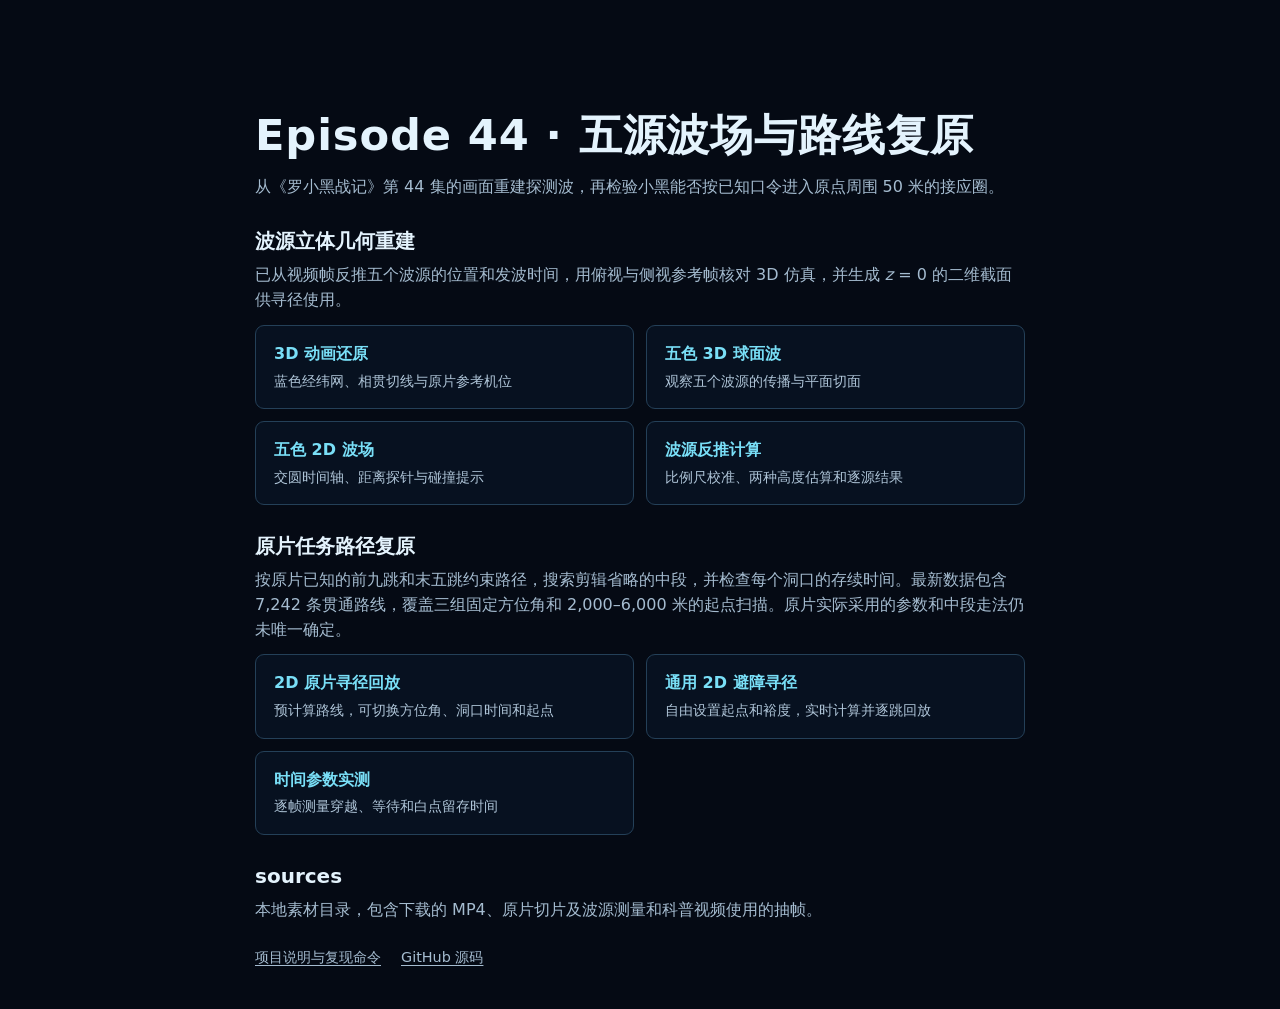
<file: index.html>
<!doctype html>
<html lang="zh-CN">
<head>
  <meta charset="utf-8">
  <meta name="viewport" content="width=device-width, initial-scale=1">
  <meta name="theme-color" content="#050a14">
  <meta name="description" content="《罗小黑战记》第 44 集的五源波场重建、原片瞬移路线复原与交互回放。">
  <link rel="icon" href="data:,">
  <title>Episode 44 · 五源波场与路线复原</title>
  <style>
    :root { color-scheme: dark; background: #050a14; color: #e4f3fd; font: 16px/1.55 system-ui, sans-serif; }
    * { box-sizing: border-box; }
    body { margin: 0; padding: clamp(28px, 8vw, 104px) 20px 40px; }
    main { max-width: 770px; margin: auto; }
    header { margin-bottom: 26px; }
    h1 { margin: 0; font-size: clamp(1.8rem, 5vw, 2.7rem); letter-spacing: .02em; }
    h2 { margin: 0; font-size: 1.25rem; }
    section { margin-top: 26px; }
    p { margin: 6px 0 0; color: #a5bcd0; }
    nav { display: grid; grid-template-columns: repeat(auto-fit, minmax(min(250px, 100%), 1fr)); gap: 12px; margin-top: 12px; }
    nav a { display: block; padding: 16px 18px; border: 1px solid #244058; border-radius: 9px; background: #071120; color: #e4f3fd; text-decoration: none; }
    nav a:hover, nav a:focus-visible { border-color: #79dff7; background: #0a192a; }
    nav strong { display: block; color: #79dff7; }
    nav span { display: block; margin-top: 3px; font-size: .9rem; color: #afc5d8; }
    footer { display: flex; flex-wrap: wrap; gap: 8px 20px; margin-top: 24px; font-size: .9rem; }
    a { color: #a5bcd0; text-underline-offset: 3px; }
    a:focus-visible { outline: 2px solid #79dff7; outline-offset: 3px; }
  </style>
</head>
<body>
  <main>
    <header>
      <h1>Episode 44 · 五源波场与路线复原</h1>
      <p>从《罗小黑战记》第 44 集的画面重建探测波，再检验小黑能否按已知口令进入原点周围 50 米的接应圈。</p>
    </header>
    <section aria-labelledby="geometry-heading">
      <h2 id="geometry-heading">波源立体几何重建</h2>
      <p>已从视频帧反推五个波源的位置和发波时间，用俯视与侧视参考帧核对 3D 仿真，并生成 <var>z</var> = 0 的二维截面供寻径使用。</p>
      <nav aria-label="波场演示">
        <a href="./波源立体几何重建/3d还原动画/?v=f81fbff"><strong>3D 动画还原</strong><span>蓝色经纬网、相贯切线与原片参考机位</span></a>
        <a href="./波源立体几何重建/3d/?v=source-times"><strong>五色 3D 球面波</strong><span>观察五个波源的传播与平面切面</span></a>
        <a href="./波源立体几何重建/2d/?v=source-times"><strong>五色 2D 波场</strong><span>交圆时间轴、距离探针与碰撞提示</span></a>
        <a href="./波源立体几何重建/wave-source-reconstruction.html"><strong>波源反推计算</strong><span>比例尺校准、两种高度估算和逐源结果</span></a>
      </nav>
    </section>
    <section aria-labelledby="route-heading">
      <h2 id="route-heading">原片任务路径复原</h2>
      <p>按原片已知的前九跳和末五跳约束路径，搜索剪辑省略的中段，并检查每个洞口的存续时间。最新数据包含 7,242 条贯通路线，覆盖三组固定方位角和 2,000–6,000 米的起点扫描。原片实际采用的参数和中段走法仍未唯一确定。</p>
      <nav aria-label="路径演示与记录">
        <a href="./原片任务路径复原/2d原片寻径/viewer.html"><strong>2D 原片寻径回放</strong><span>预计算路线，可切换方位角、洞口时间和起点</span></a>
        <a href="./原片任务路径复原/2d_pathfinding/"><strong>通用 2D 避障寻径</strong><span>自由设置起点和裕度，实时计算并逐跳回放</span></a>
        <a href="./原片任务路径复原/原片时间参数实测与H_fix_45_90重测报告.md"><strong>时间参数实测</strong><span>逐帧测量穿越、等待和白点留存时间</span></a>
      </nav>
    </section>
    <section aria-labelledby="sources-heading">
      <h2 id="sources-heading">sources</h2>
      <p>本地素材目录，包含下载的 MP4、原片切片及波源测量和科普视频使用的抽帧。</p>
    </section>
    <footer>
      <a href="./README.md">项目说明与复现命令</a>
      <a href="https://github.com/lijingfe/LegendofHei_episode44">GitHub 源码</a>
    </footer>
  </main>
</body>
</html>
</file>
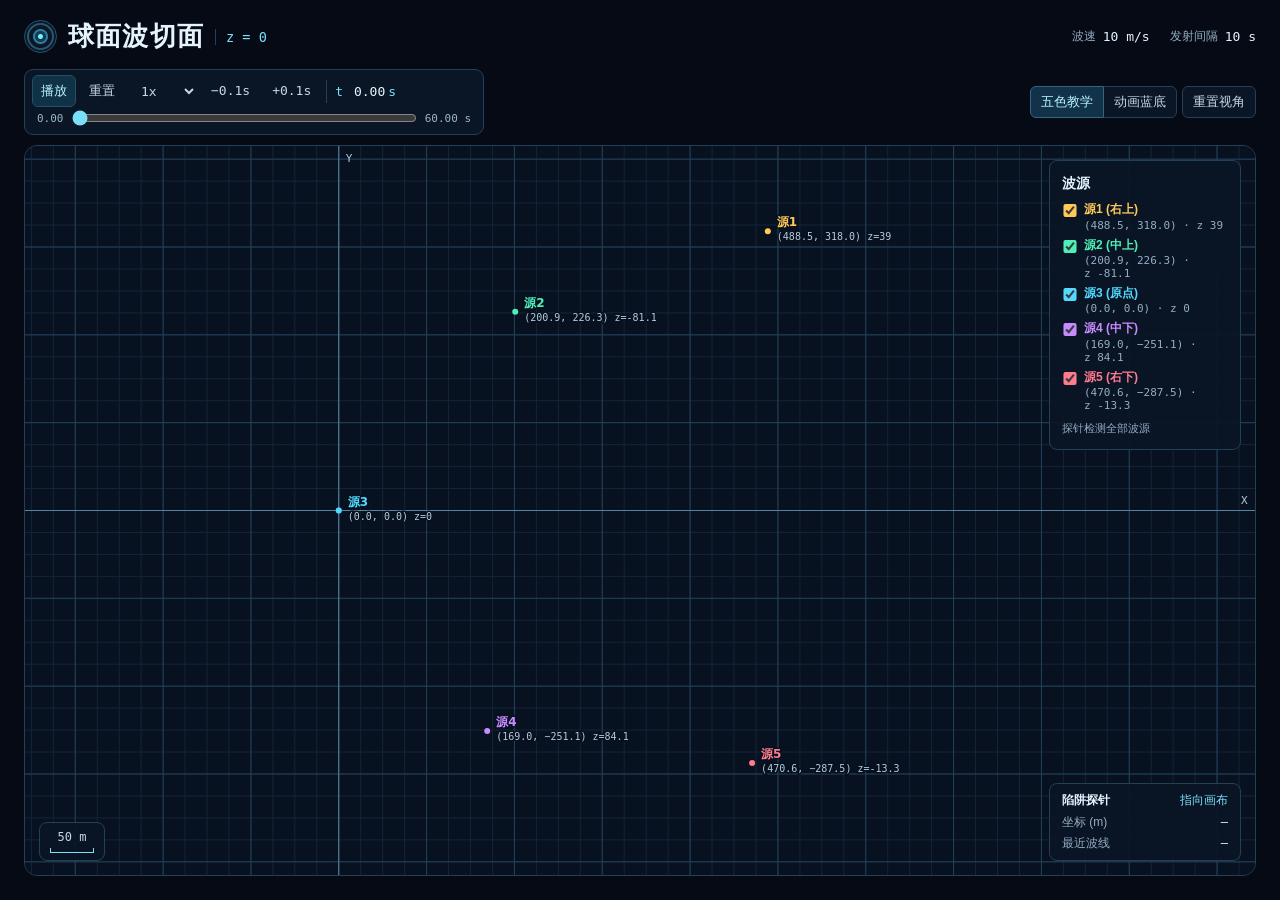
<file: 2d/index.html>
<!doctype html>
<html lang="zh-CN">
<head>
  <meta charset="utf-8">
  <meta name="viewport" content="width=device-width, initial-scale=1">
  <meta name="theme-color" content="#050a14">
  <title>球面波切面</title>
  <link rel="icon" href="data:,">
  <link rel="stylesheet" href="../3d/timeline.css">
  <link rel="stylesheet" href="./style.css">
</head>
<body>
  <header class="masthead">
    <div class="heading">
      <span class="wave-mark" aria-hidden="true"></span>
      <h1>球面波切面</h1>
      <span class="plane">z = 0</span>
    </div>
    <dl class="parameters" aria-label="模拟参数">
      <div><dt>波速</dt><dd id="wave-speed"></dd></div>
      <div><dt>发射间隔</dt><dd id="wave-interval"></dd></div>
    </dl>
  </header>
  <main>
    <section class="toolbar" aria-label="模拟控制">
      <div id="timeline"></div>
      <div class="view-tools">
        <div class="modes" role="group" aria-label="绘制样式">
          <button type="button" data-mode="teaching" aria-pressed="true">五色教学</button>
          <button type="button" data-mode="animation" aria-pressed="false">动画蓝底</button>
        </div>
        <button id="view-reset" type="button">重置视角</button>
      </div>
    </section>
    <section class="observatory" aria-label="二维波场">
      <div class="chart">
        <canvas id="field" aria-label="球面波与 z = 0 平面的交圆，X 轴向右，Y 轴向上"></canvas>
        <div class="scale" aria-label="距离比例尺">
          <span id="scale-length"></span><i id="scale-bar" aria-hidden="true"></i>
        </div>
        <div class="probe" id="probe">
          <div class="probe-heading"><strong>陷阱探针</strong><span id="probe-state" role="status">指向画布</span></div>
          <dl>
            <div><dt>坐标 (m)</dt><dd id="probe-point">—</dd></div>
            <div><dt>最近波线</dt><dd id="probe-distance">—</dd></div>
          </dl>
        </div>
      </div>
      <aside class="source-panel" aria-labelledby="sources-heading">
        <h2 id="sources-heading">波源</h2>
        <div id="sources"></div>
        <p>探针检测全部波源</p>
      </aside>
    </section>
    <noscript><p>请启用 JavaScript 以运行模拟。</p></noscript>
  </main>
  <script type="module" src="./main.js"></script>
</body>
</html>
</file>
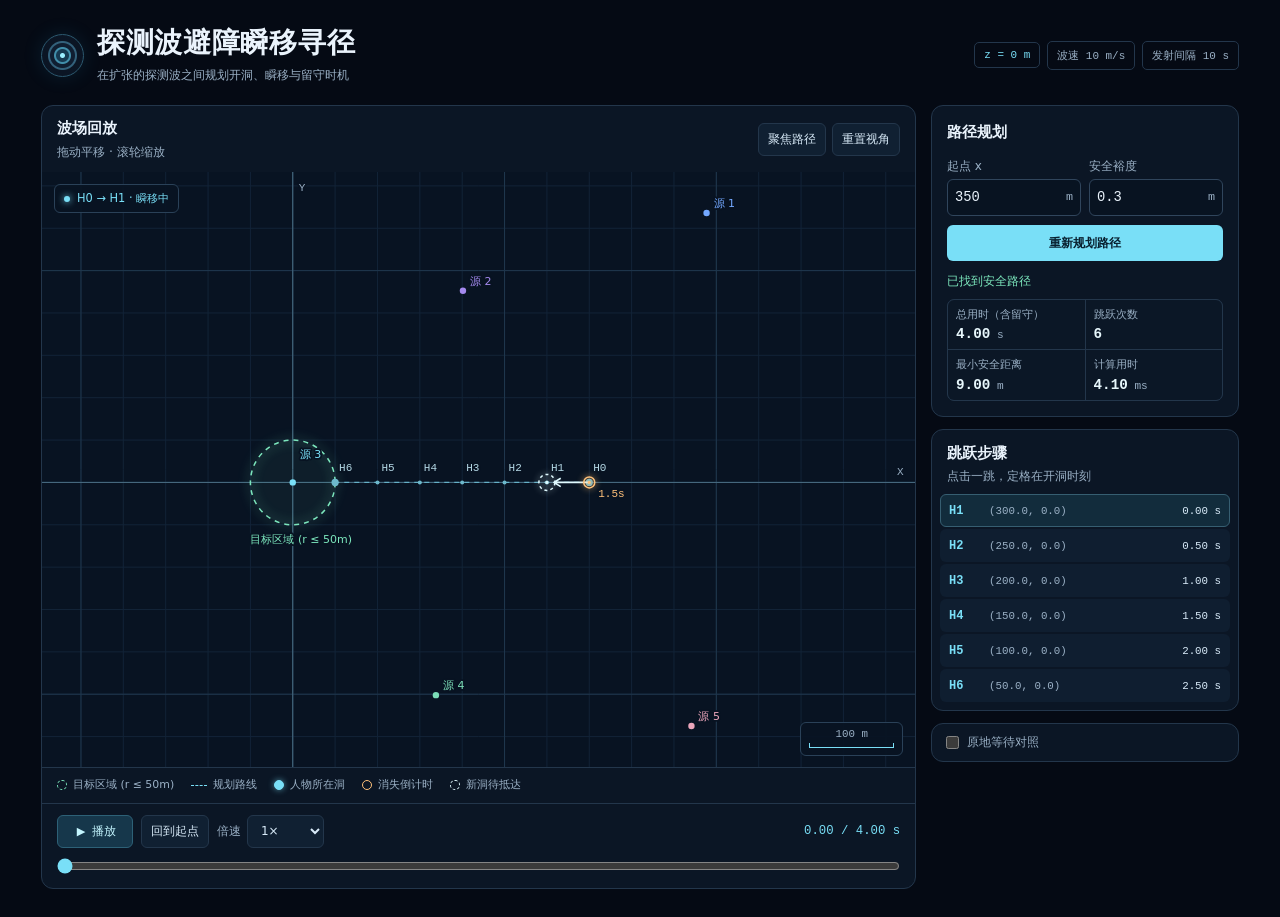
<file: 2d_final/index.html>
<!doctype html>
<html lang="zh-CN">
<head>
  <meta charset="UTF-8">
  <meta name="viewport" content="width=device-width, initial-scale=1">
  <meta name="theme-color" content="#050a14">
  <title>探测波避障瞬移寻径</title>
  <link rel="stylesheet" href="./style.css">
</head>
<body>
  <header class="masthead">
    <div class="heading">
      <span class="wave-mark" aria-hidden="true"></span>
      <div>
        <h1>探测波避障瞬移寻径</h1>
        <p>在扩张的探测波之间规划开洞、瞬移与留守时机</p>
      </div>
    </div>
    <div class="field-spec"><span>z = 0 m</span><span>波速 10 m/s</span><span>发射间隔 10 s</span></div>
  </header>

  <main class="workspace">
    <section class="panel observatory" aria-labelledby="map-heading">
      <div class="map-header">
        <div>
          <h2 id="map-heading">波场回放</h2>
          <p>拖动平移 · 滚轮缩放</p>
        </div>
        <div class="map-actions">
          <button type="button" id="focus">聚焦路径</button>
          <button type="button" id="view-reset">重置视角</button>
        </div>
      </div>
      <div class="chart">
        <canvas id="field" aria-label="探测波、目标区域、瞬移路线与各洞生命周期"></canvas>
        <div class="map-status" id="map-status"><i></i><span>正在载入</span></div>
        <div class="scale"><span id="scale-length"></span><i id="scale-bar"></i></div>
      </div>
      <div class="legend" aria-label="图例">
        <span><i class="key goal"></i>目标区域 (r ≤ 50m)</span>
        <span><i class="key route"></i>规划路线</span>
        <span><i class="key current"></i>人物所在洞</span>
        <span><i class="key fading"></i>消失倒计时</span>
        <span><i class="key pending"></i>新洞待抵达</span>
      </div>
      <div class="timeline">
        <div class="time-toolbar">
          <button type="button" id="play"><span aria-hidden="true">▶</span> 播放</button>
          <button type="button" id="restart">回到起点</button>
          <label class="speed-label">倍速
            <select id="speed">
              <option value="0.25">0.25×</option>
              <option value="0.5">0.5×</option>
              <option value="1" selected>1×</option>
              <option value="2">2×</option>
            </select>
          </label>
          <output id="clock" for="time">0.00 / 0.00 s</output>
        </div>
        <input id="time" type="range" min="0" max="0" step="any" value="0" aria-label="回放时刻">
      </div>
    </section>

    <aside class="sidebar" aria-label="路径规划与跳跃步骤">
      <section class="panel planner" aria-labelledby="plan-heading">
        <h2 id="plan-heading">路径规划</h2>
        <form id="planner">
          <div class="fields">
            <label for="start">起点 x
              <span class="number"><input id="start" type="number" step="any" value="350" required><span>m</span></span>
            </label>
            <label for="margin">安全裕度
              <span class="number"><input id="margin" type="number" min="0" step="any" value="0.3" required><span>m</span></span>
            </label>
          </div>
          <button type="submit" id="solve">重新规划路径</button>
        </form>
        <p id="solution" class="solution" role="status">正在求解</p>
        <dl class="metrics">
          <div><dt>总用时（含留守）</dt><dd id="duration">—</dd></div>
          <div><dt>跳跃次数</dt><dd id="jumps">—</dd></div>
          <div><dt>最小安全距离</dt><dd id="clearance">—</dd></div>
          <div><dt>计算用时</dt><dd id="runtime">—</dd></div>
        </dl>
      </section>
      <section class="panel jump-panel" aria-labelledby="jump-heading">
        <div class="jump-header">
          <div>
            <h2 id="jump-heading">跳跃步骤</h2>
            <p>点击一跳，定格在开洞时刻</p>
          </div>
        </div>
        <ol id="steps" aria-label="跳跃步骤"></ol>
      </section>
      <label class="panel comparison"><input type="checkbox" id="compare"> 原地等待对照</label>
    </aside>
  </main>

  <script type="module" src="./app.js"></script>
</body>
</html>
</file>
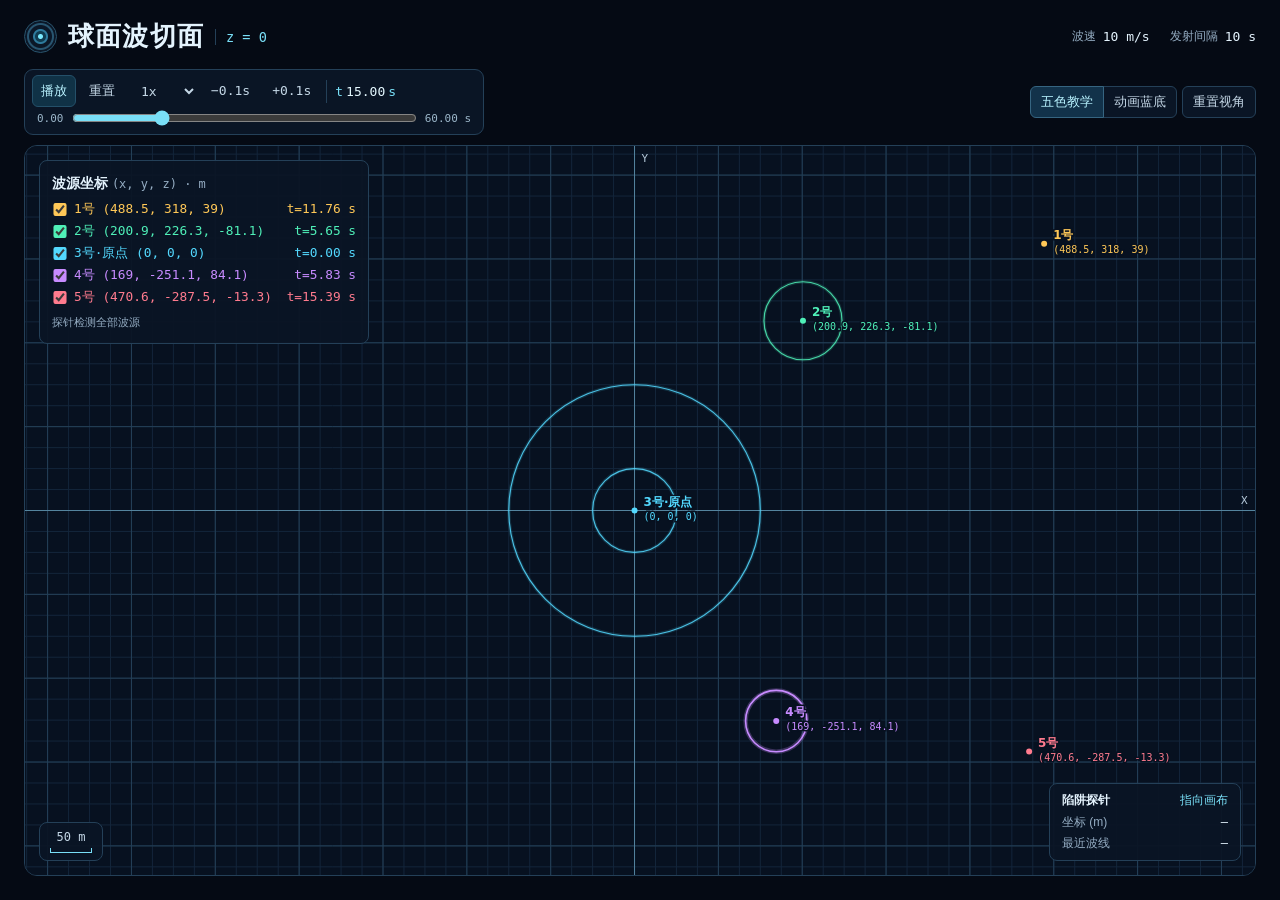
<file: 波源立体几何重建/2d/index.html>
<!doctype html>
<html lang="zh-CN">
<head>
  <meta charset="utf-8">
  <meta name="viewport" content="width=device-width, initial-scale=1">
  <meta name="theme-color" content="#050a14">
  <title>球面波切面</title>
  <link rel="icon" href="data:,">
  <link rel="stylesheet" href="../3d/timeline.css">
  <link rel="stylesheet" href="./style.css?v=source-times">
</head>
<body>
  <header class="masthead">
    <div class="heading">
      <span class="wave-mark" aria-hidden="true"></span>
      <h1>球面波切面</h1>
      <span class="plane">z = 0</span>
    </div>
    <dl class="parameters" aria-label="模拟参数">
      <div><dt>波速</dt><dd id="wave-speed"></dd></div>
      <div><dt>发射间隔</dt><dd id="wave-interval"></dd></div>
    </dl>
  </header>
  <main>
    <section class="toolbar" aria-label="模拟控制">
      <div id="timeline"></div>
      <div class="view-tools">
        <div class="modes" role="group" aria-label="绘制样式">
          <button type="button" data-mode="teaching" aria-pressed="true">五色教学</button>
          <button type="button" data-mode="animation" aria-pressed="false">动画蓝底</button>
        </div>
        <button id="view-reset" type="button">重置视角</button>
      </div>
    </section>
    <section class="observatory" aria-label="二维波场">
      <div class="chart">
        <canvas id="field" aria-label="球面波与 z = 0 平面的交圆，X 轴向右，Y 轴向上"></canvas>
        <div class="scale" aria-label="距离比例尺">
          <span id="scale-length"></span><i id="scale-bar" aria-hidden="true"></i>
        </div>
        <div class="probe" id="probe">
          <div class="probe-heading"><strong>陷阱探针</strong><span id="probe-state" role="status">指向画布</span></div>
          <dl>
            <div><dt>坐标 (m)</dt><dd id="probe-point">—</dd></div>
            <div><dt>最近波线</dt><dd id="probe-distance">—</dd></div>
          </dl>
        </div>
      </div>
      <aside class="source-panel" aria-labelledby="sources-heading">
        <h2 id="sources-heading">波源坐标 <span>(x, y, z) · m</span></h2>
        <div id="sources"></div>
        <p>探针检测全部波源</p>
      </aside>
    </section>
    <noscript><p>请启用 JavaScript 以运行模拟。</p></noscript>
  </main>
  <script type="module" src="./main.js?v=source-times"></script>
</body>
</html>
</file>
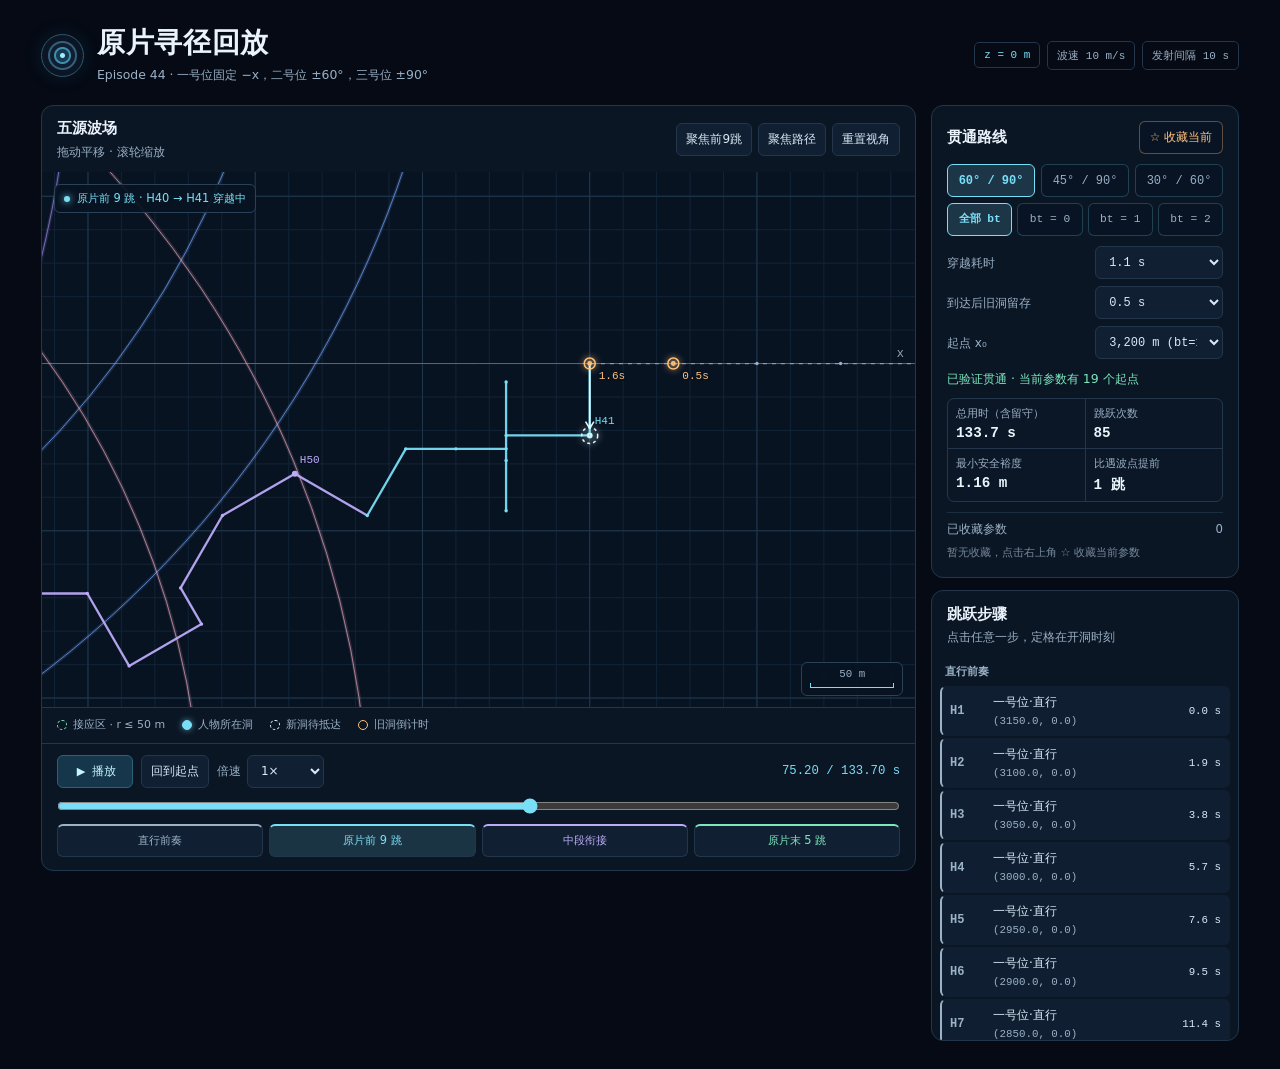
<file: 原片任务路径复原/2d原片寻径/viewer.html>
<!doctype html>
<html lang="zh-CN">
<head>
  <meta charset="UTF-8">
  <meta name="viewport" content="width=device-width, initial-scale=1">
  <meta name="theme-color" content="#050a14">
  <title>Episode 44 原片寻径回放</title>
  <link rel="stylesheet" href="../2d_pathfinding/style.css">
  <link rel="stylesheet" href="./viewer.css">
</head>
<body>
  <header class="masthead">
    <div class="heading">
      <span class="wave-mark" aria-hidden="true"></span>
      <div>
        <h1>原片寻径回放</h1>
        <p id="angle-subtitle">Episode 44 · 一号位固定 −x，二号位 ±60°，三号位 ±90°</p>
      </div>
    </div>
    <div class="field-spec"><span>z = 0 m</span><span>波速 10 m/s</span><span>发射间隔 10 s</span></div>
  </header>
  <main class="workspace">
    <section class="panel observatory" aria-labelledby="map-heading">
      <header class="map-header">
        <div><h2 id="map-heading">五源波场</h2><p>拖动平移 · 滚轮缩放</p></div>
        <div class="map-actions">
          <button type="button" id="focus-front">聚焦前9跳</button>
          <button type="button" id="focus">聚焦路径</button>
          <button type="button" id="view-reset">重置视角</button>
        </div>
      </header>
      <div class="chart">
        <canvas id="field" aria-label="五色波环、四阶段贯通路线与洞口状态"></canvas>
        <div class="map-status" id="map-status"><i></i><span>正在加载路径</span></div>
        <div class="scale"><span id="scale-length"></span><i id="scale-bar"></i></div>
      </div>
      <div class="legend" aria-label="波场与洞口图例">
        <span><i class="key goal"></i>接应区 · r ≤ 50 m</span>
        <span><i class="key current"></i>人物所在洞</span>
        <span><i class="key pending"></i>新洞待抵达</span>
        <span><i class="key fading"></i>旧洞倒计时</span>
      </div>
      <div class="timeline">
        <div class="time-toolbar">
          <button type="button" id="play" disabled><span aria-hidden="true">▶</span> 播放</button>
          <button type="button" id="restart" disabled>回到起点</button>
          <label class="speed-label">倍速
            <select id="speed">
              <option value="0.25">0.25×</option>
              <option value="0.5">0.5×</option>
              <option value="1" selected>1×</option>
              <option value="2">2×</option>
              <option value="4">4×</option>
            </select>
          </label>
          <output id="clock" for="time">0.00 / 0.00 s</output>
        </div>
        <input id="time" type="range" min="0" max="0" step="any" value="0" aria-label="回放时刻" disabled>
        <div id="stage-nav" class="stage-nav" aria-label="阶段跳转"></div>
      </div>
    </section>
    <aside class="sidebar" aria-label="路线参数与跳跃步骤">
      <section class="panel planner" aria-labelledby="plan-heading">
        <div class="plan-header">
          <h2 id="plan-heading">贯通路线</h2>
          <button type="button" id="fav-toggle" class="fav-toggle" aria-pressed="false" disabled>☆ 收藏当前</button>
        </div>
        <div class="angle-switch" role="group" aria-label="方位角设定">
          <button type="button" id="angle-60-90" data-hypothesis="H_fix_60_90" aria-pressed="true">60° / 90°</button>
          <button type="button" id="angle-45-90" data-hypothesis="H_fix_45_90" aria-pressed="false">45° / 90°</button>
          <button type="button" id="angle-30-60" data-hypothesis="H_fix_30_60" aria-pressed="false">30° / 60°</button>
        </div>
        <div class="bt-switch" role="group" aria-label="遇波提前切入步数 bt">
          <button type="button" data-bt="all" aria-pressed="true">全部 bt</button>
          <button type="button" data-bt="0" aria-pressed="false">bt = 0</button>
          <button type="button" data-bt="1" aria-pressed="false">bt = 1</button>
          <button type="button" data-bt="2" aria-pressed="false">bt = 2</button>
        </div>
        <div class="path-fields">
          <label for="travel">穿越耗时 <select id="travel" disabled></select></label>
          <label for="lifetime">到达后旧洞留存 <select id="lifetime" disabled></select></label>
          <label for="start">起点 x₀ <select id="start" disabled></select></label>
        </div>
        <p id="solution" class="solution" role="status">正在加载路线数据</p>
        <dl class="metrics">
          <div><dt>总用时（含留守）</dt><dd id="duration">—</dd></div>
          <div><dt>跳跃次数</dt><dd id="jumps">—</dd></div>
          <div><dt>最小安全裕度</dt><dd id="clearance">—</dd></div>
          <div><dt>比遇波点提前</dt><dd id="backtrack">—</dd></div>
        </dl>
        <div class="favorites-section">
          <div class="favorites-title">已收藏参数 <span id="fav-count">0</span></div>
          <ul id="favorites-list" class="favorites-list" aria-label="已收藏参数列表"></ul>
        </div>
      </section>
      <section class="panel jump-panel" aria-labelledby="jump-heading">
        <header class="jump-header">
          <h2 id="jump-heading">跳跃步骤</h2>
          <p>点击任意一步，定格在开洞时刻</p>
        </header>
        <ol id="steps" aria-label="跳跃步骤"></ol>
      </section>
    </aside>
  </main>
  <script type="module" src="./viewer.js"></script>
</body>
</html>
</file>
<file: 3d/timeline.css>
.timeline { color: #c4d7e6; font-size: .8125rem; }
.timeline-controls { display: flex; flex-wrap: wrap; align-items: center; gap: 4px; }
.timeline button, .timeline select, .camera-tools button {
  min-height: 32px;
  padding: 0 8px;
  border: 1px solid transparent;
  border-radius: 6px;
  color: #c4d7e6;
  background: transparent;
  font: inherit;
  white-space: nowrap;
  cursor: pointer;
}
.timeline select { appearance: auto; font-family: var(--mono); }
.timeline select option { background: #0a1523; }
.timeline button:hover, .timeline select:hover, .camera-tools button:hover { background: #18374c; }
.timeline button:focus-visible, .timeline select:focus-visible, .timeline input:focus-visible, .camera-tools button:focus-visible {
  outline: 2px solid #79dff7;
  outline-offset: 1px;
}
.timeline-controls .timeline-play { background: #103246; color: #b9f3ff; border-color: #245069; }
#step-back, #step-forward { font: inherit; font-family: var(--mono); }
.timeline-time {
  display: flex;
  align-items: center;
  gap: 3px;
  margin-left: 2px;
  padding-left: 8px;
  border-left: 1px solid #244058;
  color: #79dff7;
  font: .8125rem var(--mono);
}
.timeline-time input {
  width: 5ch;
  padding: 4px 0;
  appearance: textfield;
  border: 0;
  border-radius: 3px;
  background: transparent;
  color: #e4f8ff;
  font: inherit;
  text-align: right;
}
.timeline-time input::-webkit-inner-spin-button, .timeline-time input::-webkit-outer-spin-button { appearance: none; }
.timeline-range { display: flex; align-items: center; gap: 8px; padding: 0 5px; color: #9bb6c9; font: .6875rem var(--mono); }
.timeline-range input { flex: 1; min-width: 0; min-height: 22px; margin: 0; cursor: pointer; accent-color: #79dff7; }
.lens { display: inline-flex; align-items: center; justify-self: start; gap: 6px; padding: 0 8px; color: #a9c4d8; font-size: .75rem; white-space: nowrap; }
.lens select { min-height: 25px; padding: 0 4px; border: 1px solid #244058; border-radius: 5px; background: #0a1523; color: #b9f3ff; font: .75rem var(--mono); cursor: pointer; }
.lens select:focus-visible { outline: 2px solid #79dff7; outline-offset: 1px; }
</file>
<file: 2d/style.css>
:root {
  color-scheme: dark;
  --background: #050a14;
  --panel: #0a1525;
  --border: #244058;
  --muted: #95adc3;
  --accent: #79dff7;
  --mono: ui-monospace, "SF Mono", Consolas, monospace;
  background: var(--background);
  color: #e4f3fd;
  font: 16px/1.45 -apple-system, BlinkMacSystemFont, "PingFang SC", "Microsoft YaHei", sans-serif;
}

*, *::before, *::after { box-sizing: border-box; }
body { display: flex; flex-direction: column; gap: 16px; min-height: max(620px, 100dvh); margin: 0; padding: 20px 24px 24px; }
main { display: flex; flex: 1; flex-direction: column; gap: 10px; }
.masthead, .heading, .parameters, .parameters div { display: flex; align-items: center; }
.masthead { justify-content: space-between; flex-wrap: wrap; gap: 10px 28px; }
.heading { gap: 11px; }
h1 { margin: 0; font-size: clamp(1.25rem, 2.3vw, 1.65rem); line-height: 1.2; letter-spacing: .045em; }
.wave-mark {
  width: 33px;
  height: 33px;
  flex: none;
  border: 1px solid #29546d;
  border-radius: 50%;
  background: radial-gradient(circle, #7ceaff 0 2px, #103c51 3px 5px, #2e7b9e 6px 7px, #0b1727 8px 11px, #285570 12px 13px, #0b1727 14px);
}
.plane { border-left: 1px solid var(--border); padding-left: 10px; color: var(--accent); font: .85rem var(--mono); }
.parameters { gap: 20px; margin: 0; }
.parameters div { gap: 7px; }
.parameters dt { color: var(--muted); font-size: .75rem; }
.parameters dd { margin: 0; font: .8125rem var(--mono); }

.toolbar { display: flex; flex-wrap: wrap; align-items: center; justify-content: space-between; gap: 8px 18px; }
.toolbar .timeline { width: min(100%, 460px); padding: 5px 7px; background: var(--panel); border: 1px solid var(--border); border-radius: 9px; }
.view-tools, .modes { display: flex; align-items: center; gap: 5px; }
.view-tools button {
  min-height: 32px;
  padding: 0 10px;
  border: 1px solid var(--border);
  border-radius: 6px;
  color: #c4d7e6;
  background: var(--panel);
  font: inherit;
  font-size: .8125rem;
  white-space: nowrap;
  cursor: pointer;
}
.modes { gap: 0; }
.modes button:first-child { border-radius: 6px 0 0 6px; }
.modes button:last-child { margin-left: -1px; border-radius: 0 6px 6px 0; }
.view-tools button[aria-pressed="true"] { position: relative; background: #12324a; border-color: #366581; color: #b8f3ff; }
.view-tools button:hover { background: #18374c; }
:focus-visible { outline: 2px solid var(--accent); outline-offset: 2px; }

.observatory { position: relative; display: flex; flex: 1; border: 1px solid var(--border); border-radius: 13px; overflow: hidden; background: #071120; }
.chart { position: relative; flex: 1; min-width: 0; min-height: 380px; }
#field { position: absolute; inset: 0; display: block; width: 100%; height: 100%; touch-action: none; cursor: crosshair; }
#field.is-dragging { cursor: grabbing; }
.source-panel, .probe, .scale { border: 1px solid var(--border); border-radius: 8px; background: #0a1525f0; }
.source-panel { position: absolute; top: 14px; right: 14px; width: 192px; padding: 12px; }
.source-panel h2 { margin: 0 0 8px; font-size: .875rem; font-weight: 650; }
#sources { display: grid; gap: 5px; }
.source { display: grid; grid-template-columns: 16px 1fr; align-items: start; gap: 6px; cursor: pointer; }
.source input { margin: 3px 0 0; accent-color: var(--source-color); }
.source b { display: block; color: var(--source-color); font-size: .75rem; }
.source small { display: block; color: var(--muted); font: .6875rem var(--mono); }
.source-panel p { margin: 9px 0 0; color: var(--muted); font-size: .6875rem; }

.scale, .probe { position: absolute; bottom: 14px; pointer-events: none; }
.scale { left: 14px; display: grid; justify-items: center; gap: 4px; padding: 7px 10px; color: #c4d7e6; font: .75rem var(--mono); }
.scale i { height: 5px; border: solid var(--accent); border-width: 0 1px 1px; }
.probe { right: 14px; min-width: 192px; padding: 8px 12px; font-size: .75rem; }
.probe-heading, .probe dl div { display: flex; justify-content: space-between; gap: 10px; }
.probe-heading span { color: var(--accent); }
.probe dl { display: grid; gap: 3px; margin: 5px 0 0; }
.probe dt { color: var(--muted); }
.probe dd { margin: 0; font-family: var(--mono); }
.probe.is-collision { border-color: #e56677; background: #361820f2; }
.probe.is-collision .probe-heading span { color: #ff9eab; }

@media (max-width: 720px) {
  body { gap: 12px; padding: 12px; }
  .observatory { flex-direction: column; }
  .chart { min-height: 350px; }
  .source-panel { position: static; width: auto; padding: 9px 12px; border: 0; border-top: 1px solid var(--border); border-radius: 0; }
  #sources { grid-template-columns: repeat(auto-fit, minmax(130px, 1fr)); }
}
@media (max-width: 390px) {
  .scale, .probe { bottom: 8px; }
  .scale { left: 8px; padding: 6px; }
  .probe { right: 8px; min-width: 0; padding: 6px 8px; }
}
</file>
<file: 2d_final/style.css>
:root {
  color-scheme: dark;
  --background: #050a14;
  --panel: #0b1625;
  --border: #23364b;
  --muted: #9ab0c5;
  --accent: #79dff7;
  --green: #7ce7bd;
  --amber: #ffc17a;
  --red: #ff8092;
  --mono: ui-monospace, "SF Mono", Consolas, monospace;
  background: var(--background);
  color: #eaf3fc;
  font: 15px/1.5 system-ui, -apple-system, "PingFang SC", "Microsoft YaHei", sans-serif;
}

*, *::before, *::after { box-sizing: border-box; }
body { max-width: 1600px; margin: auto; padding: 26px clamp(14px, 3.2vw, 48px) 28px; }
h1, h2, p, dl, dd { margin: 0; }
h1 { font-size: clamp(1.35rem, 2.25vw, 1.85rem); line-height: 1.25; letter-spacing: .025em; }
h2 { font-size: 1.03rem; font-weight: 650; }
p { color: var(--muted); font-size: .83rem; }
.masthead, .heading, .field-spec { display: flex; align-items: center; }
.masthead { flex-wrap: wrap; justify-content: space-between; gap: 14px 24px; margin-bottom: 21px; }
.heading { gap: 13px; }
.heading p { margin-top: 5px; }
.wave-mark {
  width: 43px;
  height: 43px;
  flex: none;
  border: 1px solid #2c5970;
  border-radius: 50%;
  background: radial-gradient(circle, #9ceeff 0 2px, #163a52 3px 6px, #418eaa 7px 8px, #101e31 9px 12px, #33617b 13px 14px, #0b1524 15px);
  box-shadow: 0 0 20px #299bc423;
}
.field-spec { flex-wrap: wrap; gap: 7px; color: var(--muted); font: .73rem var(--mono); }
.field-spec span { padding: 6px 9px; border: 1px solid var(--border); border-radius: 5px; }
.field-spec span:first-child { color: var(--accent); }

.workspace { display: grid; grid-template-columns: minmax(0, 1fr) 308px; align-items: start; gap: 15px; }
.panel { border: 1px solid var(--border); border-radius: 12px; background: var(--panel); }
.observatory { min-width: 0; overflow: hidden; }
.map-header, .time-toolbar { display: flex; align-items: center; justify-content: space-between; gap: 8px; }
.map-header { min-height: 64px; padding: 11px 15px; }
.map-header p, .jump-header p { margin-top: 2px; }
.map-actions { display: flex; flex-wrap: wrap; justify-content: flex-end; gap: 6px; }
.chart { position: relative; height: clamp(395px, calc(100dvh - 305px), 760px); background: #081322; }
#field { position: absolute; inset: 0; display: block; width: 100%; height: 100%; cursor: grab; touch-action: none; }
#field.is-dragging { cursor: grabbing; }
.map-status, .scale {
  position: absolute;
  display: flex;
  align-items: center;
  border: 1px solid #2a4158;
  border-radius: 6px;
  background: #081423ed;
  pointer-events: none;
}
.map-status { top: 12px; left: 12px; gap: 7px; padding: 5px 9px; color: var(--accent); font-size: .76rem; }
.map-status i { width: 6px; height: 6px; border-radius: 50%; background: currentColor; box-shadow: 0 0 7px currentColor; }
.map-status.warning { color: var(--red); background: #331722ef; border-color: #8d4356; }
.scale { right: 12px; bottom: 11px; flex-direction: column; gap: 3px; padding: 5px 8px 7px; color: var(--muted); font: .72rem var(--mono); }
.scale i { height: 5px; border: solid var(--accent); border-width: 0 1px 1px; }
.legend { display: flex; flex-wrap: wrap; gap: 7px 17px; padding: 9px 15px; border-block: 1px solid var(--border); color: var(--muted); font-size: .73rem; }
.legend span { display: inline-flex; align-items: center; gap: 6px; white-space: nowrap; }
.key { display: inline-block; width: 10px; height: 10px; border: 1px solid currentColor; border-radius: 50%; }
.key.goal { color: var(--green); border-style: dashed; }
.key.route { color: var(--accent); width: 16px; height: 0; border-width: 1px 0 0; border-style: dashed; border-radius: 0; }
.key.current { color: var(--accent); background: currentColor; box-shadow: 0 0 6px #79dff79e; }
.key.fading { color: var(--amber); }
.key.pending { color: #e0faff; border-style: dashed; }

.timeline { display: grid; gap: 9px; padding: 11px 15px 13px; }
.time-toolbar { justify-content: flex-start; flex-wrap: wrap; }
#play { min-width: 76px; background: #16374b; border-color: #2d6177; color: #c4f6ff; }
#play span { display: inline-block; min-width: 14px; font-size: .75rem; }
.speed-label { display: flex; align-items: center; gap: 6px; color: var(--muted); font-size: .8rem; }
#clock { margin-left: auto; color: var(--accent); font: .82rem var(--mono); white-space: nowrap; }
#time { width: 100%; height: 18px; cursor: pointer; }
input[type="range"], input[type="checkbox"] { accent-color: var(--accent); margin: 0; }
button, input, select { font: inherit; }
button, select {
  min-height: 33px;
  padding: 0 9px;
  border: 1px solid var(--border);
  border-radius: 6px;
  background: #102032;
  color: #d8eaf8;
  font-size: .8rem;
  cursor: pointer;
}
button:hover, select:hover { background: #1b354b; border-color: #4c728e; }
button:disabled { opacity: .55; cursor: wait; }
:focus-visible { outline: 2px solid var(--accent); outline-offset: 2px; }

.sidebar { display: grid; gap: 12px; min-width: 0; }
.planner { padding: 15px; }
.fields { display: grid; grid-template-columns: minmax(0, 1fr) minmax(0, 1fr); gap: 8px; margin: 12px 0 9px; }
.fields label { display: grid; gap: 4px; color: var(--muted); font-size: .8rem; }
.number { display: flex; align-items: center; padding-right: 7px; border: 1px solid #30455c; border-radius: 6px; background: #081321; color: var(--muted); font: .78rem var(--mono); }
.number input { width: 100%; min-width: 0; min-height: 35px; padding: 5px 7px; border: 0; background: transparent; color: #eaf3fc; font: .92rem var(--mono); }
#solve { width: 100%; min-height: 36px; border-color: #79dff788; background: var(--accent); color: #092130; font-weight: 750; }
#solve:hover { background: #a7efff; }
.solution { margin: 11px 0 9px; color: var(--muted); }
.solution.found { color: var(--green); }
.solution.failed { color: var(--red); }
.metrics { display: grid; grid-template-columns: 1fr 1fr; gap: 1px; overflow: hidden; border: 1px solid var(--border); border-radius: 7px; background: var(--border); }
.metrics div { padding: 7px 8px; background: #0b1726; }
.metrics dt { color: var(--muted); font-size: .72rem; }
.metrics dd { margin-top: 3px; color: #e7f7fc; font: 600 .95rem var(--mono); }
.metrics dd span { color: var(--muted); font: .74rem var(--mono); }

.jump-panel { overflow: hidden; }
.jump-header { padding: 12px 15px 9px; }
#steps { display: grid; gap: 2px; max-height: clamp(146px, calc(100dvh - 540px), 360px); overflow: auto; margin: 0; padding: 0 8px 8px; list-style: none; scrollbar-color: #32556c transparent; }
#steps button { display: grid; grid-template-columns: 33px minmax(0, 1fr) auto; align-items: center; gap: 7px; width: 100%; padding: 6px 8px; border-color: transparent; background: #0f1e30; text-align: left; }
#steps button:hover, #steps button[aria-current="step"] { border-color: #365e71; background: #122c3c; }
#steps button:focus-visible { outline-offset: -2px; }
.jump-index, .jump-time, .jump-coords { font-family: var(--mono); }
.jump-index { color: var(--accent); font-weight: 600; }
.jump-coords { color: var(--muted); font-size: .72rem; white-space: nowrap; overflow: hidden; text-overflow: ellipsis; }
.jump-time { font-size: .72rem; white-space: nowrap; }
.empty-steps { padding: 5px 7px; color: var(--muted); font-size: .8rem; }
.comparison { display: flex; align-items: center; gap: 8px; padding: 9px 14px; color: var(--muted); font-size: .82rem; cursor: pointer; }

@media (max-width: 870px) {
  .workspace { grid-template-columns: minmax(0, 1fr) 254px; gap: 10px; }
  .sidebar { gap: 10px; }
}
@media (max-width: 680px) {
  body { padding-top: 15px; }
  .masthead { margin-bottom: 14px; }
  .workspace { grid-template-columns: 1fr; }
  .chart { height: clamp(324px, 58dvh, 510px); }
  #steps { max-height: 245px; }
}
</file>
<file: 波源立体几何重建/3d/timeline.css>
.timeline { color: #c4d7e6; font-size: .8125rem; }
.timeline-controls { display: flex; flex-wrap: wrap; align-items: center; gap: 4px; }
.timeline button, .timeline select, .camera-tools button {
  min-height: 32px;
  padding: 0 8px;
  border: 1px solid transparent;
  border-radius: 6px;
  color: #c4d7e6;
  background: transparent;
  font: inherit;
  white-space: nowrap;
  cursor: pointer;
}
.timeline select { appearance: auto; font-family: var(--mono); }
.timeline select option { background: #0a1523; }
.timeline button:hover, .timeline select:hover, .camera-tools button:hover { background: #18374c; }
.timeline button:focus-visible, .timeline select:focus-visible, .timeline input:focus-visible, .camera-tools button:focus-visible {
  outline: 2px solid #79dff7;
  outline-offset: 1px;
}
.timeline-controls .timeline-play { background: #103246; color: #b9f3ff; border-color: #245069; }
#step-back, #step-forward { font: inherit; font-family: var(--mono); }
.timeline-time {
  display: flex;
  align-items: center;
  gap: 3px;
  margin-left: 2px;
  padding-left: 8px;
  border-left: 1px solid #244058;
  color: #79dff7;
  font: .8125rem var(--mono);
}
.timeline-time input {
  width: 5ch;
  padding: 4px 0;
  appearance: textfield;
  border: 0;
  border-radius: 3px;
  background: transparent;
  color: #e4f8ff;
  font: inherit;
  text-align: right;
}
.timeline-time input::-webkit-inner-spin-button, .timeline-time input::-webkit-outer-spin-button { appearance: none; }
.timeline-range { display: flex; align-items: center; gap: 8px; padding: 0 5px; color: #9bb6c9; font: .6875rem var(--mono); }
.timeline-range input { flex: 1; min-width: 0; min-height: 22px; margin: 0; cursor: pointer; accent-color: #79dff7; }
.lens { display: inline-flex; align-items: center; justify-self: start; gap: 6px; padding: 0 8px; color: #a9c4d8; font-size: .75rem; white-space: nowrap; }
.lens select { min-height: 25px; padding: 0 4px; border: 1px solid #244058; border-radius: 5px; background: #0a1523; color: #b9f3ff; font: .75rem var(--mono); cursor: pointer; }
.lens select:focus-visible { outline: 2px solid #79dff7; outline-offset: 1px; }
</file>
<file: 波源立体几何重建/2d/style.css>
:root {
  color-scheme: dark;
  --background: #050a14;
  --panel: #0a1525;
  --border: #244058;
  --muted: #95adc3;
  --accent: #79dff7;
  --mono: ui-monospace, "SF Mono", Consolas, monospace;
  background: var(--background);
  color: #e4f3fd;
  font: 16px/1.45 -apple-system, BlinkMacSystemFont, "PingFang SC", "Microsoft YaHei", sans-serif;
}

*, *::before, *::after { box-sizing: border-box; }
body { display: flex; flex-direction: column; gap: 16px; min-height: max(620px, 100dvh); margin: 0; padding: 20px 24px 24px; }
main { display: flex; flex: 1; flex-direction: column; gap: 10px; }
.masthead, .heading, .parameters, .parameters div { display: flex; align-items: center; }
.masthead { justify-content: space-between; flex-wrap: wrap; gap: 10px 28px; }
.heading { gap: 11px; }
h1 { margin: 0; font-size: clamp(1.25rem, 2.3vw, 1.65rem); line-height: 1.2; letter-spacing: .045em; }
.wave-mark {
  width: 33px;
  height: 33px;
  flex: none;
  border: 1px solid #29546d;
  border-radius: 50%;
  background: radial-gradient(circle, #7ceaff 0 2px, #103c51 3px 5px, #2e7b9e 6px 7px, #0b1727 8px 11px, #285570 12px 13px, #0b1727 14px);
}
.plane { border-left: 1px solid var(--border); padding-left: 10px; color: var(--accent); font: .85rem var(--mono); }
.parameters { gap: 20px; margin: 0; }
.parameters div { gap: 7px; }
.parameters dt { color: var(--muted); font-size: .75rem; }
.parameters dd { margin: 0; font: .8125rem var(--mono); }

.toolbar { display: flex; flex-wrap: wrap; align-items: center; justify-content: space-between; gap: 8px 18px; }
.toolbar .timeline { width: min(100%, 460px); padding: 5px 7px; background: var(--panel); border: 1px solid var(--border); border-radius: 9px; }
.view-tools, .modes { display: flex; align-items: center; gap: 5px; }
.view-tools button {
  min-height: 32px;
  padding: 0 10px;
  border: 1px solid var(--border);
  border-radius: 6px;
  color: #c4d7e6;
  background: var(--panel);
  font: inherit;
  font-size: .8125rem;
  white-space: nowrap;
  cursor: pointer;
}
.modes { gap: 0; }
.modes button:first-child { border-radius: 6px 0 0 6px; }
.modes button:last-child { margin-left: -1px; border-radius: 0 6px 6px 0; }
.view-tools button[aria-pressed="true"] { position: relative; background: #12324a; border-color: #366581; color: #b8f3ff; }
.view-tools button:hover { background: #18374c; }
:focus-visible { outline: 2px solid var(--accent); outline-offset: 2px; }

.observatory { position: relative; display: flex; flex: 1; border: 1px solid var(--border); border-radius: 13px; overflow: hidden; background: #071120; }
.chart { position: relative; flex: 1; min-width: 0; min-height: 380px; }
#field { position: absolute; inset: 0; display: block; width: 100%; height: 100%; touch-action: none; cursor: crosshair; }
#field.is-dragging { cursor: grabbing; }
.source-panel, .probe, .scale { border: 1px solid var(--border); border-radius: 8px; background: #0a1525f0; }
.source-panel { position: absolute; top: 14px; left: 14px; width: 330px; padding: 12px; }
.source-panel h2 { margin: 0 0 8px; font-size: .875rem; font-weight: 650; }
.source-panel h2 span { color: var(--muted); font: .75rem var(--mono); }
#sources { display: grid; gap: 5px; }
.source { display: grid; grid-template-columns: 16px 1fr; align-items: center; gap: 6px; color: var(--source-color); font: .8rem var(--mono); cursor: pointer; }
.source input { margin: 0; accent-color: var(--source-color); }
.source-details { display: flex; flex-wrap: wrap; justify-content: space-between; gap: 0 9px; }
.source-details span { white-space: nowrap; }
.source-panel p { margin: 9px 0 0; color: var(--muted); font-size: .6875rem; }

.scale, .probe { position: absolute; bottom: 14px; pointer-events: none; }
.scale { left: 14px; display: grid; justify-items: center; gap: 4px; padding: 7px 10px; color: #c4d7e6; font: .75rem var(--mono); }
.scale i { height: 5px; border: solid var(--accent); border-width: 0 1px 1px; }
.probe { right: 14px; min-width: 192px; padding: 8px 12px; font-size: .75rem; }
.probe-heading, .probe dl div { display: flex; justify-content: space-between; gap: 10px; }
.probe-heading span { color: var(--accent); }
.probe dl { display: grid; gap: 3px; margin: 5px 0 0; }
.probe dt { color: var(--muted); }
.probe dd { margin: 0; font-family: var(--mono); }
.probe.is-collision { border-color: #e56677; background: #361820f2; }
.probe.is-collision .probe-heading span { color: #ff9eab; }

@media (max-width: 720px) {
  body { gap: 12px; padding: 12px; }
  .observatory { flex-direction: column; }
  .chart { min-height: 350px; }
  .source-panel { position: static; width: auto; padding: 9px 12px; border: 0; border-top: 1px solid var(--border); border-radius: 0; }
}
@media (max-width: 390px) {
  .scale, .probe { bottom: 8px; }
  .scale { left: 8px; padding: 6px; }
  .probe { right: 8px; min-width: 0; padding: 6px 8px; }
}
</file>
<file: 原片任务路径复原/2d_pathfinding/style.css>
:root {
  color-scheme: dark;
  --background: #050a14;
  --panel: #0b1625;
  --border: #23364b;
  --muted: #9ab0c5;
  --accent: #79dff7;
  --green: #7ce7bd;
  --amber: #ffc17a;
  --red: #ff8092;
  --mono: ui-monospace, "SF Mono", Consolas, monospace;
  background: var(--background);
  color: #eaf3fc;
  font: 15px/1.5 system-ui, -apple-system, "PingFang SC", "Microsoft YaHei", sans-serif;
}

*, *::before, *::after { box-sizing: border-box; }
body { max-width: 1600px; margin: auto; padding: 26px clamp(14px, 3.2vw, 48px) 28px; }
h1, h2, p, dl, dd { margin: 0; }
h1 { font-size: clamp(1.35rem, 2.25vw, 1.85rem); line-height: 1.25; letter-spacing: .025em; }
h2 { font-size: 1.03rem; font-weight: 650; }
p { color: var(--muted); font-size: .83rem; }
.masthead, .heading, .field-spec { display: flex; align-items: center; }
.masthead { flex-wrap: wrap; justify-content: space-between; gap: 14px 24px; margin-bottom: 21px; }
.heading { gap: 13px; }
.heading p { margin-top: 5px; }
.wave-mark {
  width: 43px;
  height: 43px;
  flex: none;
  border: 1px solid #2c5970;
  border-radius: 50%;
  background: radial-gradient(circle, #9ceeff 0 2px, #163a52 3px 6px, #418eaa 7px 8px, #101e31 9px 12px, #33617b 13px 14px, #0b1524 15px);
  box-shadow: 0 0 20px #299bc423;
}
.field-spec { flex-wrap: wrap; gap: 7px; color: var(--muted); font: .73rem var(--mono); }
.field-spec span { padding: 6px 9px; border: 1px solid var(--border); border-radius: 5px; }
.field-spec span:first-child { color: var(--accent); }

.workspace { display: grid; grid-template-columns: minmax(0, 1fr) 308px; align-items: start; gap: 15px; }
.panel { border: 1px solid var(--border); border-radius: 12px; background: var(--panel); }
.observatory { min-width: 0; overflow: hidden; }
.map-header, .time-toolbar { display: flex; align-items: center; justify-content: space-between; gap: 8px; }
.map-header { min-height: 64px; padding: 11px 15px; }
.map-header p, .jump-header p { margin-top: 2px; }
.map-actions { display: flex; flex-wrap: wrap; justify-content: flex-end; gap: 6px; }
.chart { position: relative; height: clamp(395px, calc(100dvh - 305px), 760px); background: #081322; }
#field { position: absolute; inset: 0; display: block; width: 100%; height: 100%; cursor: grab; touch-action: none; }
#field.is-dragging { cursor: grabbing; }
.map-status, .scale {
  position: absolute;
  display: flex;
  align-items: center;
  border: 1px solid #2a4158;
  border-radius: 6px;
  background: #081423ed;
  pointer-events: none;
}
.map-status { top: 12px; left: 12px; gap: 7px; padding: 5px 9px; color: var(--accent); font-size: .76rem; }
.map-status i { width: 6px; height: 6px; border-radius: 50%; background: currentColor; box-shadow: 0 0 7px currentColor; }
.map-status.warning { color: var(--red); background: #331722ef; border-color: #8d4356; }
.scale { right: 12px; bottom: 11px; flex-direction: column; gap: 3px; padding: 5px 8px 7px; color: var(--muted); font: .72rem var(--mono); }
.scale i { height: 5px; border: solid var(--accent); border-width: 0 1px 1px; }
.legend { display: flex; flex-wrap: wrap; gap: 7px 17px; padding: 9px 15px; border-block: 1px solid var(--border); color: var(--muted); font-size: .73rem; }
.legend span { display: inline-flex; align-items: center; gap: 6px; white-space: nowrap; }
.key { display: inline-block; width: 10px; height: 10px; border: 1px solid currentColor; border-radius: 50%; }
.key.goal { color: var(--green); border-style: dashed; }
.key.route { color: var(--accent); width: 16px; height: 0; border-width: 1px 0 0; border-style: dashed; border-radius: 0; }
.key.current { color: var(--accent); background: currentColor; box-shadow: 0 0 6px #79dff79e; }
.key.fading { color: var(--amber); }
.key.pending { color: #e0faff; border-style: dashed; }

.timeline { display: grid; gap: 9px; padding: 11px 15px 13px; }
.time-toolbar { justify-content: flex-start; flex-wrap: wrap; }
#play { min-width: 76px; background: #16374b; border-color: #2d6177; color: #c4f6ff; }
#play span { display: inline-block; min-width: 14px; font-size: .75rem; }
.speed-label { display: flex; align-items: center; gap: 6px; color: var(--muted); font-size: .8rem; }
#clock { margin-left: auto; color: var(--accent); font: .82rem var(--mono); white-space: nowrap; }
#time { width: 100%; height: 18px; cursor: pointer; }
input[type="range"], input[type="checkbox"] { accent-color: var(--accent); margin: 0; }
button, input, select { font: inherit; }
button, select {
  min-height: 33px;
  padding: 0 9px;
  border: 1px solid var(--border);
  border-radius: 6px;
  background: #102032;
  color: #d8eaf8;
  font-size: .8rem;
  cursor: pointer;
}
button:hover, select:hover { background: #1b354b; border-color: #4c728e; }
button:disabled { opacity: .55; cursor: wait; }
:focus-visible { outline: 2px solid var(--accent); outline-offset: 2px; }

.sidebar { display: grid; gap: 12px; min-width: 0; }
.planner { padding: 15px; }
.fields { display: grid; grid-template-columns: minmax(0, 1fr) minmax(0, 1fr); gap: 8px; margin: 12px 0 9px; }
.fields label { display: grid; gap: 4px; color: var(--muted); font-size: .8rem; }
.number { display: flex; align-items: center; padding-right: 7px; border: 1px solid #30455c; border-radius: 6px; background: #081321; color: var(--muted); font: .78rem var(--mono); }
.number input { width: 100%; min-width: 0; min-height: 35px; padding: 5px 7px; border: 0; background: transparent; color: #eaf3fc; font: .92rem var(--mono); }
#solve { width: 100%; min-height: 36px; border-color: #79dff788; background: var(--accent); color: #092130; font-weight: 750; }
#solve:hover { background: #a7efff; }
.solution { margin: 11px 0 9px; color: var(--muted); }
.solution.found { color: var(--green); }
.solution.failed { color: var(--red); }
.metrics { display: grid; grid-template-columns: 1fr 1fr; gap: 1px; overflow: hidden; border: 1px solid var(--border); border-radius: 7px; background: var(--border); }
.metrics div { padding: 7px 8px; background: #0b1726; }
.metrics dt { color: var(--muted); font-size: .72rem; }
.metrics dd { margin-top: 3px; color: #e7f7fc; font: 600 .95rem var(--mono); }
.metrics dd span { color: var(--muted); font: .74rem var(--mono); }

.jump-panel { overflow: hidden; }
.jump-header { padding: 12px 15px 9px; }
#steps { display: grid; gap: 2px; max-height: clamp(146px, calc(100dvh - 540px), 360px); overflow: auto; margin: 0; padding: 0 8px 8px; list-style: none; scrollbar-color: #32556c transparent; }
#steps button { display: grid; grid-template-columns: 33px minmax(0, 1fr) auto; align-items: center; gap: 7px; width: 100%; padding: 6px 8px; border-color: transparent; background: #0f1e30; text-align: left; }
#steps button:hover, #steps button[aria-current="step"] { border-color: #365e71; background: #122c3c; }
#steps button:focus-visible { outline-offset: -2px; }
.jump-index, .jump-time, .jump-coords { font-family: var(--mono); }
.jump-index { color: var(--accent); font-weight: 600; }
.jump-coords { color: var(--muted); font-size: .72rem; white-space: nowrap; overflow: hidden; text-overflow: ellipsis; }
.jump-time { font-size: .72rem; white-space: nowrap; }
.empty-steps { padding: 5px 7px; color: var(--muted); font-size: .8rem; }
.comparison { display: flex; align-items: center; gap: 8px; padding: 9px 14px; color: var(--muted); font-size: .82rem; cursor: pointer; }

@media (max-width: 870px) {
  .workspace { grid-template-columns: minmax(0, 1fr) 254px; gap: 10px; }
  .sidebar { gap: 10px; }
}
@media (max-width: 680px) {
  body { padding-top: 15px; }
  .masthead { margin-bottom: 14px; }
  .workspace { grid-template-columns: 1fr; }
  .chart { height: clamp(324px, 58dvh, 510px); }
  #steps { max-height: 245px; }
}
</file>
<file: 原片任务路径复原/2d原片寻径/viewer.css>
:root {
  --prefix: #9bb2c7;
  --front: #79dff7;
  --middle: #bdabf8;
  --end: #7ce7bd;
}
[data-segment="prefix"] { --stage: var(--prefix); }
[data-segment="front"] { --stage: var(--front); }
[data-segment="middle"] { --stage: var(--middle); }
[data-segment="end"] { --stage: var(--end); }

.plan-header {
  display: flex;
  align-items: center;
  justify-content: space-between;
  gap: 8px;
}
.plan-header h2 { margin: 0; }
.fav-toggle {
  font-size: .78rem;
  padding: 4px 10px;
  border: 1px solid rgba(255, 193, 122, .35);
  background: rgba(8, 19, 34, .65);
  color: #ffc17a;
}
.fav-toggle[aria-pressed="true"] {
  border-color: #ffc17a;
  background: rgba(255, 193, 122, .16);
  font-weight: 650;
}
.favorites-section {
  margin-top: 10px;
  padding-top: 8px;
  border-top: 1px solid rgba(121, 223, 247, .12);
}
.favorites-title {
  display: flex;
  justify-content: space-between;
  font-size: .78rem;
  color: var(--muted);
  margin-bottom: 6px;
}
.favorites-list {
  list-style: none;
  margin: 0;
  padding: 0;
  display: grid;
  gap: 5px;
  max-height: 132px;
  overflow-y: auto;
}
.favorites-list li {
  display: grid;
  grid-template-columns: minmax(0, 1fr) auto;
  gap: 4px;
  align-items: center;
}
.favorites-list .fav-jump {
  text-align: left;
  font-family: var(--mono);
  font-size: .74rem;
  padding: 5px 8px;
  overflow: hidden;
  text-overflow: ellipsis;
  white-space: nowrap;
}
.favorites-list .fav-jump[aria-current="true"] {
  border-color: #ffc17a;
  color: #ffc17a;
}
.favorites-list .fav-remove {
  font-size: .74rem;
  padding: 5px 7px;
  color: var(--muted);
}
.favorites-empty {
  font-size: .75rem;
  color: var(--muted);
  opacity: .75;
}
.angle-switch {
  display: grid;
  grid-template-columns: repeat(3, minmax(0, 1fr));
  gap: 6px;
  margin-top: 10px;
}
.angle-switch button {
  font-family: var(--mono);
  font-size: .8rem;
  padding: 6px 8px;
  border: 1px solid rgba(121, 223, 247, .22);
  background: rgba(8, 19, 34, .65);
  color: var(--muted);
}
.angle-switch button[aria-pressed="true"],
.bt-switch button[aria-pressed="true"] {
  border-color: var(--front);
  background: color-mix(in srgb, var(--front) 16%, #0b1625);
  color: var(--front);
  font-weight: 650;
}
.bt-switch {
  display: grid;
  grid-template-columns: repeat(4, minmax(0, 1fr));
  gap: 5px;
  margin-top: 6px;
}
.bt-switch button {
  font-family: var(--mono);
  font-size: .75rem;
  padding: 5px 4px;
  border: 1px solid rgba(121, 223, 247, .22);
  background: rgba(8, 19, 34, .65);
  color: var(--muted);
}
.path-fields { display: grid; gap: 7px; margin-top: 10px; }
.path-fields label {
  display: grid;
  grid-template-columns: minmax(0, 1fr) minmax(100px, .9fr);
  align-items: center;
  gap: 6px;
  color: var(--muted);
  font-size: .8rem;
}
.path-fields select { width: 100%; font-family: var(--mono); }
.stage-nav { display: grid; grid-template-columns: repeat(4, minmax(0, 1fr)); gap: 6px; }
.stage-nav button {
  position: relative;
  min-width: 0;
  border-top: 2px solid var(--stage);
  color: var(--stage);
  font-size: .76rem;
  text-overflow: ellipsis;
  white-space: nowrap;
  overflow: hidden;
}
.stage-nav button[aria-current="step"] { background: color-mix(in srgb, var(--stage) 15%, #0b1625); }
@media (min-width: 681px) {
  .chart { height: clamp(380px, calc(100dvh - 365px), 740px); }
}
#steps { max-height: clamp(200px, calc(100dvh - 516px), 540px); }
#steps button {
  grid-template-columns: 36px minmax(0, 1fr) auto;
  border-left: 2px solid var(--stage);
}
#steps .jump-index { color: var(--stage); }
.jump-detail { min-width: 0; display: grid; gap: 2px; }
.jump-instruction { overflow: hidden; text-overflow: ellipsis; white-space: nowrap; }
.stage-heading {
  padding: 8px 5px 4px;
  color: var(--stage);
  font-size: .72rem;
  font-weight: 650;
}
@media (max-width: 680px) {
  #steps { max-height: 290px; }
  .stage-nav { grid-template-columns: repeat(2, minmax(0, 1fr)); }
}
</file>
